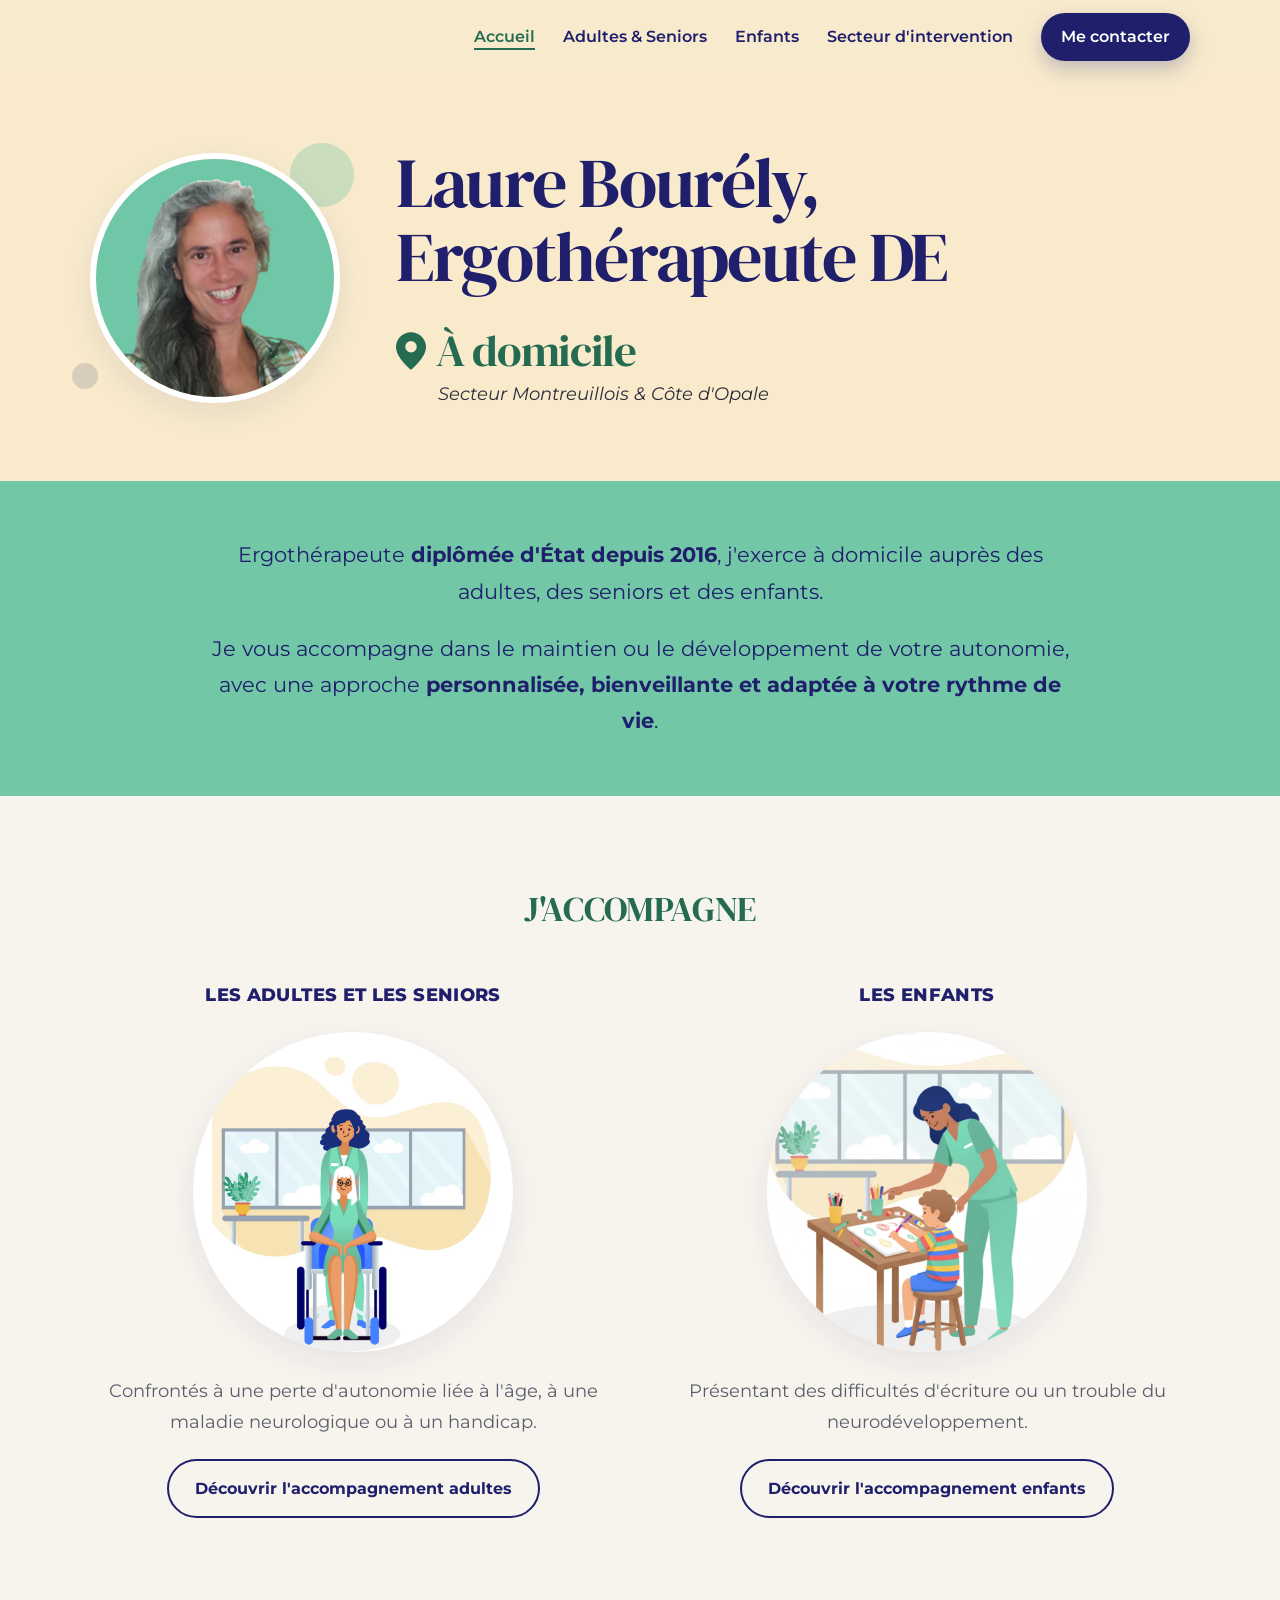
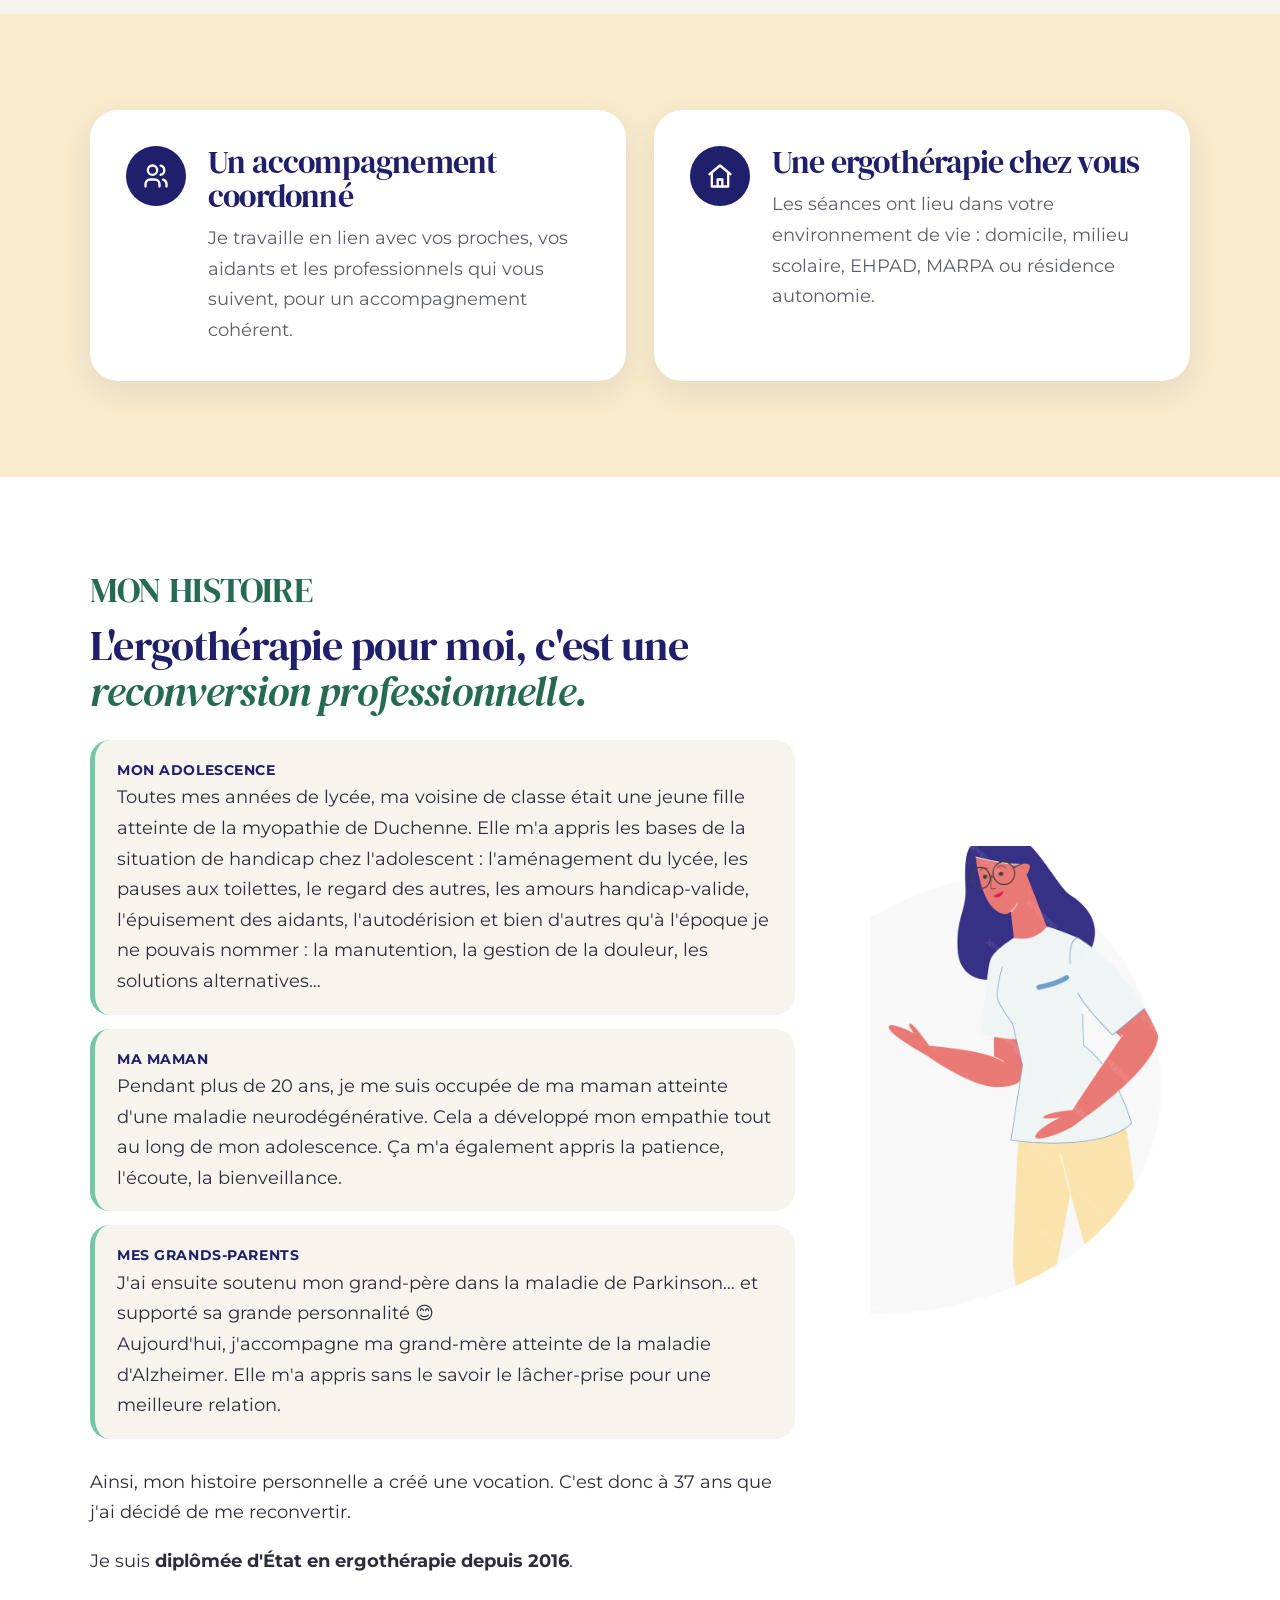
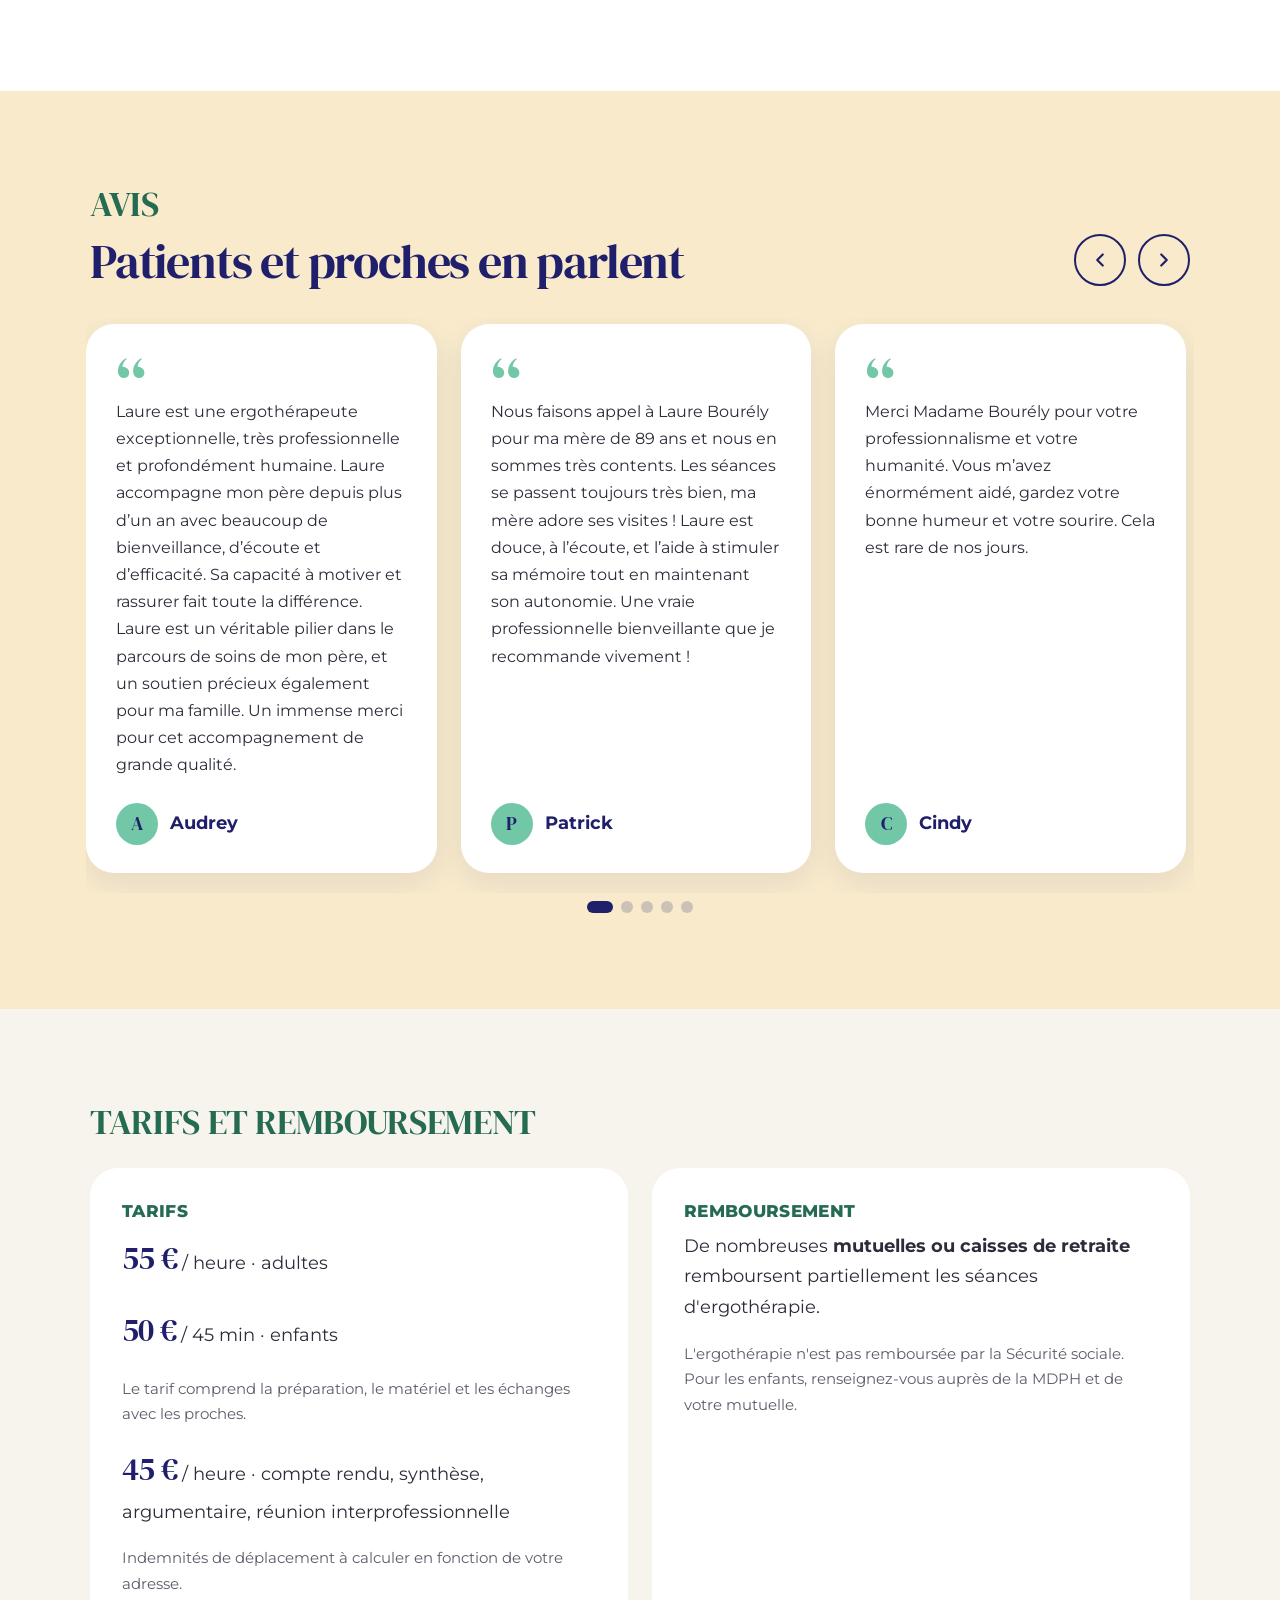
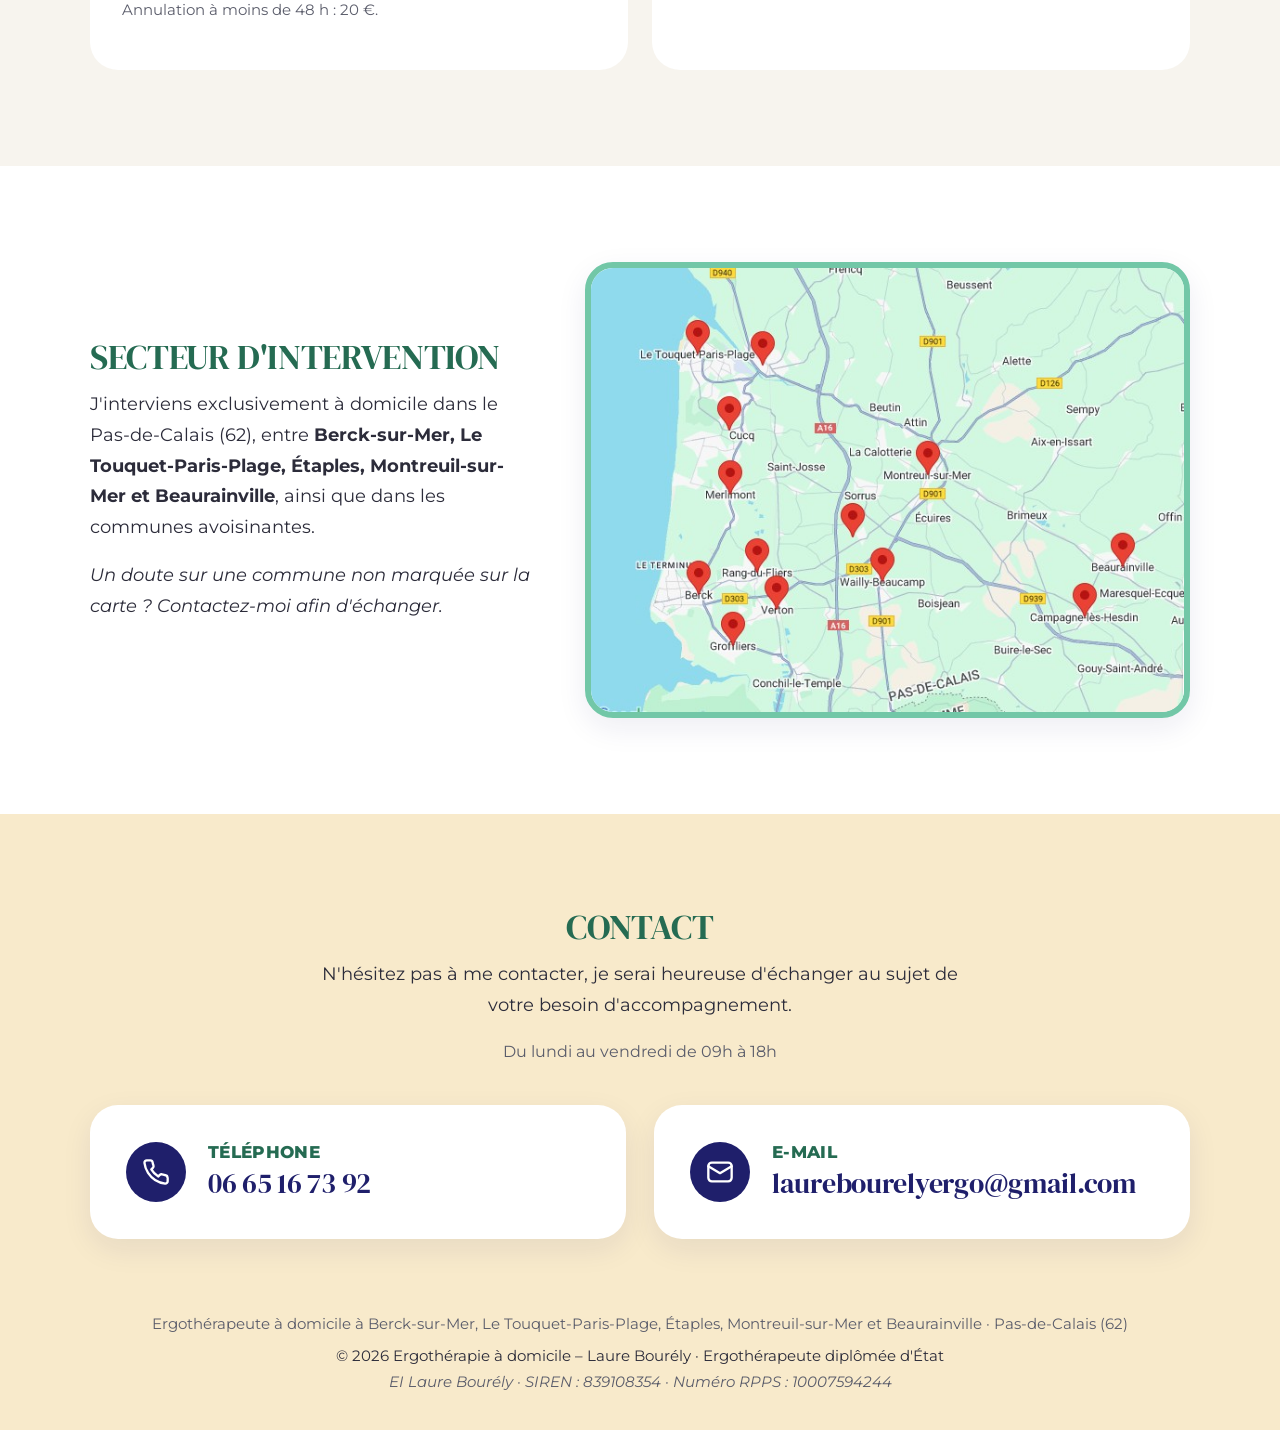
<file: index.html>
<!doctype html>
<html lang="fr">
<head>
<meta charset="utf-8">
<meta name="viewport" content="width=device-width, initial-scale=1">
<title>Laure Bourély – Ergothérapeute à domicile à Berck, Le Touquet, Montreuil (62)</title>
<meta name="description" content="Laure Bourély, ergothérapeute diplômée d'État, intervient à domicile dans le Pas-de-Calais (62) : Berck-sur-Mer, Le Touquet, Étaples, Montreuil-sur-Mer, Beaurainville. Adultes, seniors et enfants.">
<meta property="og:type" content="website">
<meta property="og:locale" content="fr_FR">
<meta property="og:site_name" content="Laure Bourély, ergothérapeute à domicile">
<meta property="og:title" content="Laure Bourély – Ergothérapeute à domicile à Berck, Le Touquet, Montreuil (62)">
<meta property="og:description" content="Laure Bourély, ergothérapeute diplômée d'État, intervient à domicile dans le Pas-de-Calais (62) : Berck-sur-Mer, Le Touquet, Étaples, Montreuil-sur-Mer, Beaurainville. Adultes, seniors et enfants.">
<meta name="theme-color" content="#f8eacb">
<link rel="canonical" href="https://ergo62-laurebourely.fr/">
<meta property="og:url" content="https://ergo62-laurebourely.fr/">
<meta property="og:image" content="https://ergo62-laurebourely.fr/images/laure-rond.png">
<meta property="og:image:width" content="500">
<meta property="og:image:height" content="500">
<meta property="og:image:alt" content="Portrait de Laure Bourély, ergothérapeute à domicile">
<meta name="twitter:card" content="summary">
<link rel="preconnect" href="https://fonts.googleapis.com">
<link rel="preconnect" href="https://fonts.gstatic.com" crossorigin>
<link href="https://fonts.googleapis.com/css2?family=DM+Serif+Display:ital@0;1&family=Montserrat:ital,wght@0,400;0,500;0,600;0,700;0,800;1,400;1,500&display=swap" rel="stylesheet">
<link rel="stylesheet" href="styles.css">
<script type="application/ld+json">
{
 "@context": "https://schema.org",
 "@type": "MedicalBusiness",
 "@id": "https://ergo62-laurebourely.fr/#cabinet",
 "name": "Laure Bourély – Ergothérapeute à domicile",
 "url": "https://ergo62-laurebourely.fr/",
 "image": "https://ergo62-laurebourely.fr/images/laure-rond.png",
 "alternateName": [
  "Laure Bourely ergothérapeute",
  "Ergothérapie à domicile Laure Bourély"
 ],
 "description": "Ergothérapeute diplômée d'État, interventions à domicile auprès des adultes, des seniors et des enfants dans le Pas-de-Calais (62).",
 "medicalSpecialty": "Occupational Therapy",
 "telephone": "+33665167392",
 "email": "laurebourelyergo@gmail.com",
 "priceRange": "45 € – 55 €",
 "currenciesAccepted": "EUR",
 "address": {
  "@type": "PostalAddress",
  "addressRegion": "Pas-de-Calais",
  "addressCountry": "FR"
 },
 "areaServed": [
  {
   "@type": "City",
   "name": "Berck-sur-Mer"
  },
  {
   "@type": "City",
   "name": "Le Touquet-Paris-Plage"
  },
  {
   "@type": "City",
   "name": "Étaples"
  },
  {
   "@type": "City",
   "name": "Montreuil-sur-Mer"
  },
  {
   "@type": "City",
   "name": "Beaurainville"
  },
  {
   "@type": "City",
   "name": "Cucq"
  },
  {
   "@type": "City",
   "name": "Merlimont"
  },
  {
   "@type": "City",
   "name": "Groffliers"
  },
  {
   "@type": "City",
   "name": "Rang-du-Fliers"
  },
  {
   "@type": "City",
   "name": "Verton"
  },
  {
   "@type": "City",
   "name": "Wailly-Beaucamp"
  },
  {
   "@type": "City",
   "name": "Campagne-lès-Hesdin"
  },
  {
   "@type": "AdministrativeArea",
   "name": "Pas-de-Calais (62)"
  }
 ],
 "openingHoursSpecification": [
  {
   "@type": "OpeningHoursSpecification",
   "dayOfWeek": [
    "Monday",
    "Tuesday",
    "Wednesday",
    "Thursday",
    "Friday"
   ],
   "opens": "09:00",
   "closes": "18:00"
  }
 ],
 "founder": {
  "@type": "Person",
  "name": "Laure Bourély",
  "alternateName": "Laure Bourely",
  "jobTitle": "Ergothérapeute diplômée d'État",
  "identifier": {
   "@type": "PropertyValue",
   "propertyID": "RPPS",
   "value": "10007594244"
  },
  "image": "https://ergo62-laurebourely.fr/images/laure-rond.png"
 },
 "knowsAbout": [
  "Ergothérapie",
  "Maladies neurodégénératives",
  "Maladie d'Alzheimer",
  "Maladie de Parkinson",
  "AVC",
  "Prévention des chutes",
  "Aménagement du logement",
  "Aides techniques",
  "Troubles de la déglutition",
  "Apprentissage de l'écriture",
  "TDAH",
  "Dyspraxie (TDC)"
 ]
}
</script>
</head>
<body>

<header>
  <div class="wrap nav">
    <button class="nav-toggle" type="button" aria-label="Ouvrir le menu" aria-expanded="false" aria-controls="menu"><svg aria-hidden="true" viewBox="0 0 24 24" fill="none" stroke="currentColor" stroke-width="2.2" stroke-linecap="round"><path d="M4 7h16M4 12h16M4 17h16"/></svg></button>
    <nav class="nav-links" id="menu" aria-label="Menu principal">
      <a href="index.html" class="current">Accueil</a>
      <a href="adultes-seniors.html">Adultes &amp; Seniors</a>
      <a href="enfants.html">Enfants</a>
      <a href="index.html#secteur">Secteur d'intervention</a>
      <a class="btn btn-primary nav-cta" href="index.html#contact">Me contacter</a>
    </nav>
  </div>
</header>

<main id="top">

  <!-- HERO -->
  <section class="hero">
    <div class="wrap">
      <div class="hero-text">
        <h1>Laure Bourély,<br>Ergothérapeute DE</h1>
        <div class="place">
          <svg viewBox="0 0 24 30" fill="currentColor" aria-hidden="true"><path d="M12 0C5.4 0 0 5.2 0 11.7 0 20.4 12 30 12 30s12-9.6 12-18.3C24 5.2 18.6 0 12 0zm0 16.2a4.6 4.6 0 1 1 0-9.2 4.6 4.6 0 0 1 0 9.2z"/></svg>
          <span>À domicile</span>
        </div>
        <p class="sector">Secteur Montreuillois &amp; Côte d'Opale</p>
      </div>
      <div class="portrait"><img src="images/laure-rond.png" alt="Portrait de Laure Bourély, ergothérapeute à domicile dans le Pas-de-Calais"></div>
    </div>
  </section>

  <!-- BANDEAU INTRO -->
  <div class="band">
    <div class="wrap">
      <p>Ergothérapeute <strong>diplômée d'État depuis 2016</strong>, j'exerce à domicile auprès des adultes, des seniors et des enfants.</p>
      <p>Je vous accompagne dans le maintien ou le développement de votre autonomie, avec une approche <strong>personnalisée, bienveillante et adaptée à votre rythme de vie</strong>.</p>
    </div>
  </div>

  <!-- J'ACCOMPAGNE -->
  <section id="accompagnement">
    <div class="wrap">
      <div class="publics-head center">
        <h2 class="kicker">J'accompagne</h2>
      </div>
      <div class="publics">
        <article class="public">
          <h3>Les adultes et les seniors</h3>
          <div class="circle fauteuil"><img src="images/fauteuil.png" alt="Illustration : une ergothérapeute accompagne une personne âgée en fauteuil roulant"></div>
          <p>Confrontés à une perte d'autonomie liée à l'âge, à une maladie neurologique ou à un handicap.</p>
          <a class="btn btn-ghost" href="adultes-seniors.html">Découvrir l'accompagnement adultes</a>
        </article>
        <article class="public">
          <h3>Les enfants</h3>
          <div class="circle enfant"><img src="images/enfant-ecriture.webp" alt="Illustration : une ergothérapeute aide un enfant à écrire"></div>
          <p>Présentant des difficultés d'écriture ou un trouble du neurodéveloppement.</p>
          <a class="btn btn-ghost" href="enfants.html">Découvrir l'accompagnement enfants</a>
        </article>
      </div>
    </div>
  </section>

  <!-- ARGUMENTS -->
  <section class="args">
    <div class="wrap">
      <div class="args-grid">
        <div class="arg">
          <div class="arg-icon"><svg viewBox="0 0 24 24" fill="none" stroke="currentColor" stroke-width="2" stroke-linecap="round" stroke-linejoin="round"><circle cx="9" cy="7" r="4"/><path d="M3 21v-2a4 4 0 0 1 4-4h4a4 4 0 0 1 4 4v2"/><path d="M16 3.1a4 4 0 0 1 0 7.8"/><path d="M21 21v-2a4 4 0 0 0-3-3.9"/></svg></div>
          <div>
            <h2>Un accompagnement coordonné</h2>
            <p>Je travaille en lien avec vos proches, vos aidants et les professionnels qui vous suivent, pour un accompagnement cohérent.</p>
          </div>
        </div>
        <div class="arg">
          <div class="arg-icon"><svg viewBox="0 0 24 24" fill="none" stroke="currentColor" stroke-width="2" stroke-linecap="round" stroke-linejoin="round"><path d="M3 10.5 12 3l9 7.5"/><path d="M5 9.5V21h14V9.5"/><path d="M10 21v-6h4v6"/></svg></div>
          <div>
            <h2>Une ergothérapie chez vous</h2>
            <p>Les séances ont lieu dans votre environnement de vie : domicile, milieu scolaire, EHPAD, MARPA ou résidence autonomie.</p>
          </div>
        </div>
      </div>
    </div>
  </section>

  <!-- MON HISTOIRE -->
  <section class="story" id="histoire">
    <div class="wrap">
      <div class="story-grid">
        <div>
          <h2 class="kicker">Mon histoire</h2>
          <p class="quote">L'ergothérapie pour moi, c'est une <em>reconversion professionnelle.</em></p>
          <ul class="timeline">
            <li><strong>Mon adolescence</strong>Toutes mes années de lycée, ma voisine de classe était une jeune fille atteinte de la myopathie de Duchenne. Elle m'a appris les bases de la situation de handicap chez l'adolescent : l'aménagement du lycée, les pauses aux toilettes, le regard des autres, les amours handicap-valide, l'épuisement des aidants, l'autodérision et bien d'autres qu'à l'époque je ne pouvais nommer : la manutention, la gestion de la douleur, les solutions alternatives…</li>
            <li><strong>Ma maman</strong>Pendant plus de 20 ans, je me suis occupée de ma maman atteinte d'une maladie neurodégénérative. Cela a développé mon empathie tout au long de mon adolescence. Ça m'a également appris la patience, l'écoute, la bienveillance.</li>
            <li><strong>Mes grands-parents</strong>J'ai ensuite soutenu mon grand-père dans la maladie de Parkinson… et supporté sa grande personnalité 😊<br>Aujourd'hui, j'accompagne ma grand-mère atteinte de la maladie d'Alzheimer. Elle m'a appris sans le savoir le lâcher-prise pour une meilleure relation.</li>
          </ul>
          <p class="story-end">Ainsi, mon histoire personnelle a créé une vocation. C'est donc à 37 ans que j'ai décidé de me reconvertir.</p>
          <p>Je suis <strong>diplômée d'État en ergothérapie depuis 2016</strong>.</p>
        </div>
        <div class="story-figure"><img src="images/ergotherapeute.png" alt="Illustration : une ergothérapeute souriante"></div>
      </div>
    </div>
  </section>

  <!-- AVIS -->
  <section class="avis" id="avis">
    <div class="wrap">
      <div class="avis-head">
        <div>
          <p class="kicker">Avis</p>
          <h2>Patients et proches en parlent</h2>
        </div>
        <div class="slider-nav">
          <button type="button" class="slider-btn" data-dir="-1" aria-label="Avis précédent"><svg viewBox="0 0 24 24" fill="none" stroke="currentColor" stroke-width="2.4" stroke-linecap="round" stroke-linejoin="round"><path d="m15 18-6-6 6-6"/></svg></button>
          <button type="button" class="slider-btn" data-dir="1" aria-label="Avis suivant"><svg viewBox="0 0 24 24" fill="none" stroke="currentColor" stroke-width="2.4" stroke-linecap="round" stroke-linejoin="round"><path d="m9 18 6-6-6-6"/></svg></button>
        </div>
      </div>
      <div class="slider" id="slider" tabindex="0" aria-label="Avis de patients et de proches (faire défiler avec les flèches)">
        <figure class="review">
          <blockquote>Laure est une ergothérapeute exceptionnelle, très professionnelle et profondément humaine. Laure accompagne mon père depuis plus d’un an avec beaucoup de bienveillance, d’écoute et d’efficacité. Sa capacité à motiver et rassurer fait toute la différence. Laure est un véritable pilier dans le parcours de soins de mon père, et un soutien précieux également pour ma famille. Un immense merci pour cet accompagnement de grande qualité.</blockquote>
          <figcaption><span class="avatar">A</span>Audrey</figcaption>
        </figure>
        <figure class="review">
          <blockquote>Nous faisons appel à Laure Bourély pour ma mère de 89 ans et nous en sommes très contents. Les séances se passent toujours très bien, ma mère adore ses visites ! Laure est douce, à l’écoute, et l’aide à stimuler sa mémoire tout en maintenant son autonomie. Une vraie professionnelle bienveillante que je recommande vivement !</blockquote>
          <figcaption><span class="avatar">P</span>Patrick</figcaption>
        </figure>
        <figure class="review">
          <blockquote>Merci Madame Bourély pour votre professionnalisme et votre humanité. Vous m’avez énormément aidé, gardez votre bonne humeur et votre sourire. Cela est rare de nos jours.</blockquote>
          <figcaption><span class="avatar">C</span>Cindy</figcaption>
        </figure>
        <figure class="review">
          <blockquote>Mme Bourély s'est rendue disponible dès que je l'ai sollicitée quand j'avais besoin d'elle pour optimiser le confort de ma maman de 78 ans, atteinte d'une démence vasculaire avec troubles cognitifs. Maman a des troubles de mémoire et d'utilisation des objets quotidiens. Elle a répondu à toutes nos attentes et a été d'excellent conseil. Je la resolliciterai dès que ma maman ou une personne aura besoin d'ergothérapie. Très bon contact, et très professionnelle.</blockquote>
          <figcaption><span class="avatar">L</span>Laetitia</figcaption>
        </figure>
        <figure class="review">
          <blockquote>Mme Bourély est à l’écoute, cherche toujours des solutions adaptées et se montre vraiment disponible. Une ergothérapeute investie et bienveillante, que je recommande sincèrement.</blockquote>
          <figcaption><span class="avatar">L</span>Lila</figcaption>
        </figure>
        <figure class="review">
          <blockquote>Très bonne expérience avec Laure qui s'occupe de ma grand-mère avec douceur et grand professionnalisme. Laure est à l'écoute du patient et de son entourage, sa bienveillance est rassurante. Un grand merci à cette ergothérapeute qui porte un grand intérêt au bien-être de ses patients et permet une complicité certaine avec eux, très important à mes yeux.</blockquote>
          <figcaption><span class="avatar">B</span>Bouclet</figcaption>
        </figure>
        <figure class="review">
          <blockquote>Ergothérapeute très pro qui est venue au domicile de ma grand-mère. Efficace et attentionnée, essentielle pour permettre un maintien à domicile dans de bonnes conditions ! Je la recommande chaudement. Merci</blockquote>
          <figcaption><span class="avatar">M</span>Magali</figcaption>
        </figure>
      </div>
      <div class="dots" id="dots"></div>
    </div>
  </section>

  <!-- INFOS PRATIQUES -->
  <section id="tarifs">
    <div class="wrap">
      <h2 class="kicker">Tarifs et remboursement</h2>
      <div class="infos">
        <div class="info">
          <h3>Tarifs</h3>
          <p><span class="price">55 €</span> / heure · adultes</p>
          <p><span class="price">50 €</span> / 45 min · enfants</p>
          <p class="note">Le tarif comprend la préparation, le matériel et les échanges avec les proches.</p>
          <p><span class="price">45 €</span> / heure · compte rendu, synthèse, argumentaire, réunion interprofessionnelle</p>
          <p class="note">Indemnités de déplacement à calculer en fonction de votre adresse.<br>Annulation à moins de 48 h : 20 €.</p>
        </div>
        <div class="info">
          <h3>Remboursement</h3>
          <p>De nombreuses <strong>mutuelles ou caisses de retraite</strong> remboursent partiellement les séances d'ergothérapie.</p>
          <p class="note">L'ergothérapie n'est pas remboursée par la Sécurité sociale. Pour les enfants, renseignez-vous auprès de la MDPH et de votre mutuelle.</p>
        </div>
      </div>
    </div>
  </section>

  <!-- SECTEUR D'INTERVENTION -->
  <section id="secteur" class="secteur">
    <div class="wrap secteur-grid">
      <div>
        <h2 class="kicker">Secteur d'intervention</h2>
        <p>J'interviens exclusivement à domicile dans le Pas-de-Calais (62), entre <strong>Berck-sur-Mer, Le Touquet-Paris-Plage, Étaples, Montreuil-sur-Mer et Beaurainville</strong>, ainsi que dans les communes avoisinantes.</p>
        <p><em>Un doute sur une commune non marquée sur la carte ? Contactez-moi afin d'échanger.</em></p>
      </div>
      <div class="map">
        <img src="images/carte-secteur.jpg" alt="Carte du secteur d'intervention de l'ergothérapeute : Le Touquet-Paris-Plage, Étaples, Cucq, Merlimont, Berck-sur-Mer, Groffliers, Rang-du-Fliers, Verton, Wailly-Beaucamp, Montreuil-sur-Mer, Beaurainville, Campagne-lès-Hesdin" loading="lazy">
      </div>
    </div>
  </section>

  <!-- CONTACT -->
  <section class="contact" id="contact">
    <div class="wrap">
      <div class="contact-head center">
        <h2 class="kicker">Contact</h2>
        <p>N'hésitez pas à me contacter, je serai heureuse d'échanger au sujet de votre besoin d'accompagnement.</p>
        <p class="hours">Du lundi au vendredi de 09h à 18h</p>
      </div>
      <div class="args-grid">
        <a class="arg contact-card" href="tel:+33665167392">
          <div class="arg-icon"><svg viewBox="0 0 24 24" fill="none" stroke="currentColor" stroke-width="2" stroke-linecap="round" stroke-linejoin="round"><path d="M22 16.9v3a2 2 0 0 1-2.2 2 19.8 19.8 0 0 1-8.6-3.1 19.5 19.5 0 0 1-6-6A19.8 19.8 0 0 1 2.1 4.2 2 2 0 0 1 4.1 2h3a2 2 0 0 1 2 1.7c.1.9.4 1.8.7 2.7a2 2 0 0 1-.5 2.1L8 9.8a16 16 0 0 0 6 6l1.3-1.3a2 2 0 0 1 2.1-.4c.9.3 1.8.6 2.7.7a2 2 0 0 1 1.7 2z"/></svg></div>
          <div>
            <h3>Téléphone</h3>
            <span class="contact-value">06 65 16 73 92</span>
          </div>
        </a>
        <a class="arg contact-card" href="mailto:laurebourelyergo@gmail.com">
          <div class="arg-icon"><svg viewBox="0 0 24 24" fill="none" stroke="currentColor" stroke-width="2" stroke-linecap="round" stroke-linejoin="round"><rect x="2" y="4" width="20" height="16" rx="3"/><path d="m22 7-10 6L2 7"/></svg></div>
          <div>
            <h3>E-mail</h3>
            <span class="contact-value">laurebourelyergo@gmail.com</span>
          </div>
        </a>
      </div>
    </div>
  </section>

</main>

<footer>
  <div class="wrap">
    <p class="footer-local">Ergothérapeute à domicile à Berck-sur-Mer, Le Touquet-Paris-Plage, Étaples, Montreuil-sur-Mer et Beaurainville · Pas-de-Calais (62)</p>
    © 2026 Ergothérapie à domicile – Laure Bourély · Ergothérapeute diplômée d'État
    <em>EI Laure Bourély · SIREN : 839108354 · Numéro RPPS : 10007594244</em>
  </div>
</footer>

<script src="site.js"></script>

<script>
  (function(){
    var slider = document.getElementById('slider');
    var dotsBox = document.getElementById('dots');
    var cards = slider.querySelectorAll('.review');
    function step(){ return cards[0].getBoundingClientRect().width + 24; }
    function perView(){ return Math.max(1, Math.round(slider.clientWidth / step())); }
    function pages(){ return Math.max(1, cards.length - perView() + 1); }
    function current(){ return Math.round(slider.scrollLeft / step()); }
    function go(i){ slider.scrollTo({left: Math.max(0, Math.min(i, pages()-1)) * step()}); }
    function buildDots(){
      dotsBox.innerHTML = '';
      for (var i = 0; i < pages(); i++){
        var b = document.createElement('button');
        b.type = 'button';
        b.setAttribute('aria-label', 'Afficher les avis, groupe ' + (i + 1));
        b.addEventListener('click', go.bind(null, i));
        dotsBox.appendChild(b);
      }
      update();
    }
    function update(){
      var c = current();
      Array.prototype.forEach.call(dotsBox.children, function(d, i){ d.classList.toggle('on', i === c); });
    }
    document.querySelectorAll('.slider-btn').forEach(function(btn){
      btn.addEventListener('click', function(){
        var next = current() + Number(btn.dataset.dir);
        if (next >= pages()) next = 0;
        if (next < 0) next = pages() - 1;
        go(next);
      });
    });
    slider.addEventListener('keydown', function(e){
      if (e.key === 'ArrowRight'){ e.preventDefault(); go(current()+1); }
      if (e.key === 'ArrowLeft'){ e.preventDefault(); go(current()-1); }
    });
    slider.addEventListener('scroll', function(){ window.requestAnimationFrame(update); });
    window.addEventListener('resize', buildDots);
    buildDots();
  })();
</script>

</body>
</html>
</file>
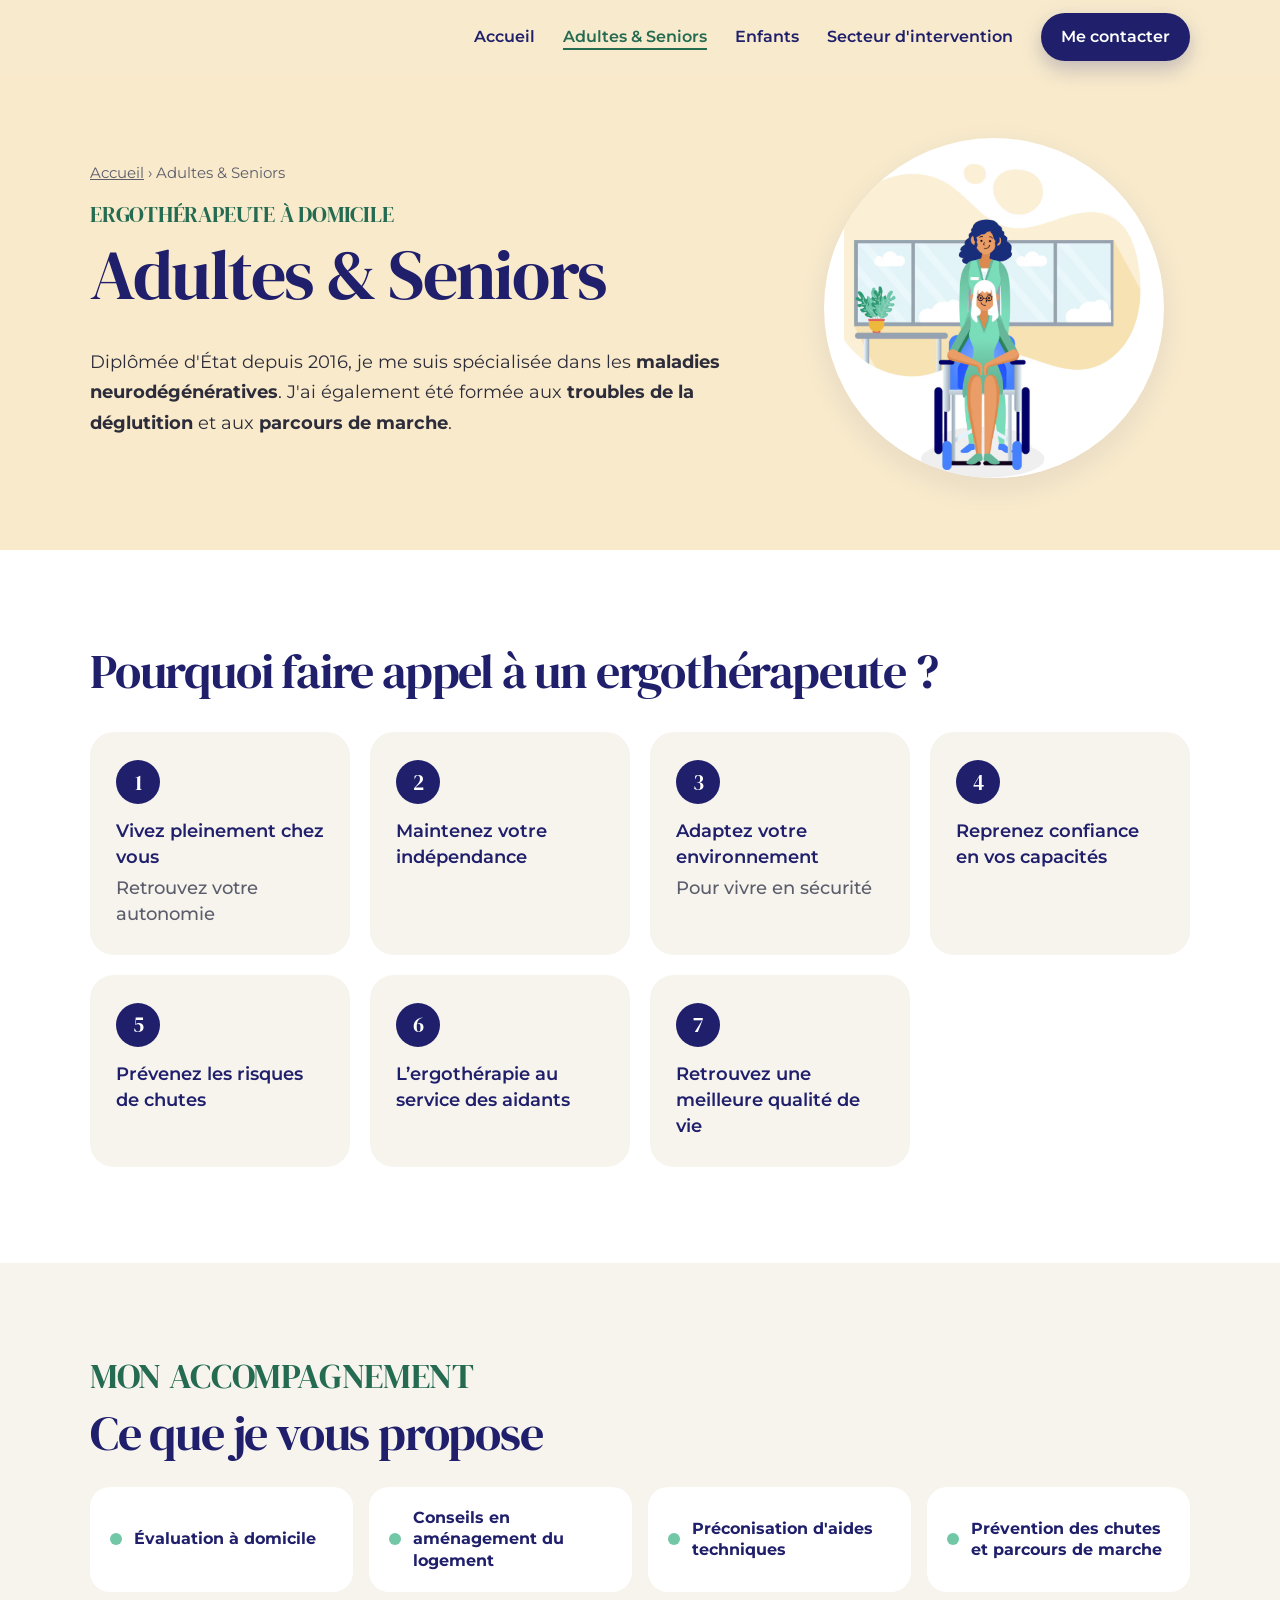
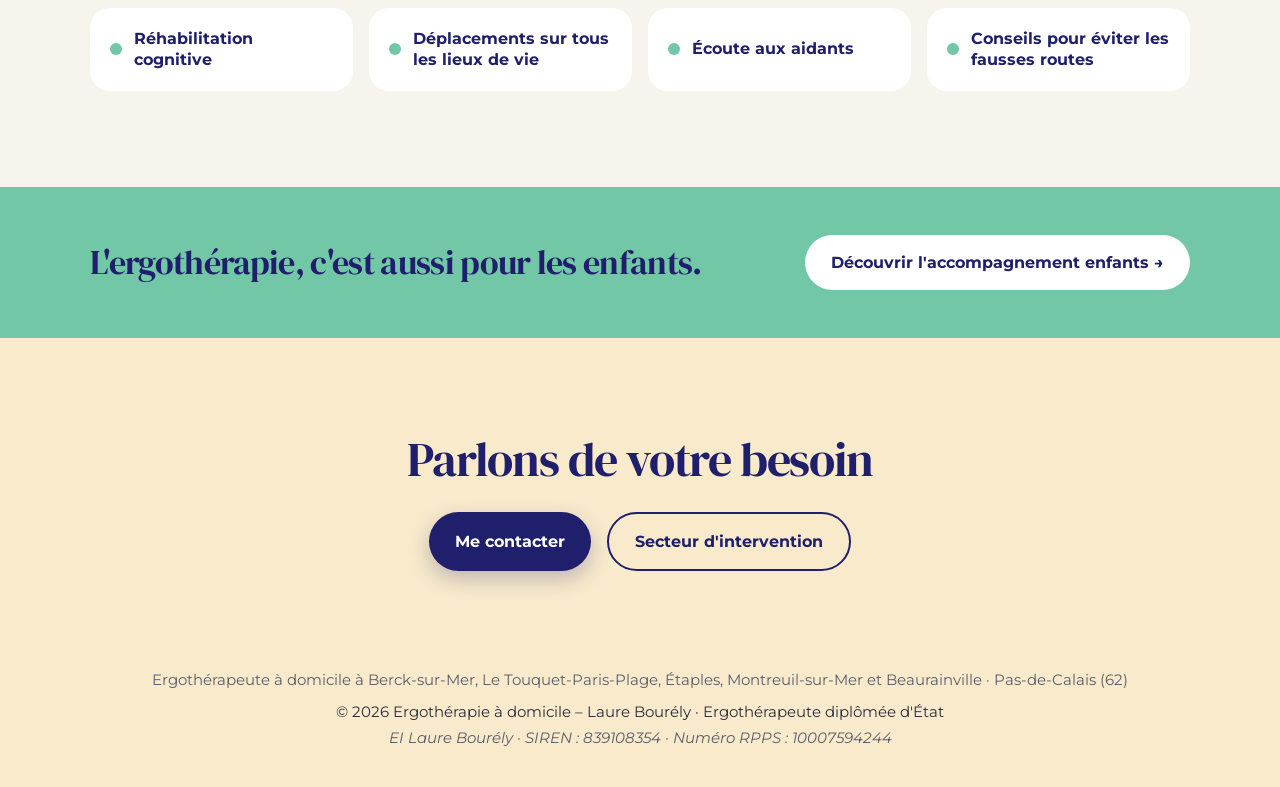
<file: adultes-seniors.html>
<!doctype html>
<html lang="fr">
<head>
<meta charset="utf-8">
<meta name="viewport" content="width=device-width, initial-scale=1">
<title>Ergothérapeute à domicile pour adultes et seniors (62) – Laure Bourély</title>
<meta name="description" content="Ergothérapie à domicile pour adultes et seniors à Berck-sur-Mer, Le Touquet, Étaples, Montreuil-sur-Mer et Beaurainville : autonomie, prévention des chutes, aménagement du logement, aide aux aidants.">
<meta property="og:type" content="website">
<meta property="og:locale" content="fr_FR">
<meta property="og:site_name" content="Laure Bourély, ergothérapeute à domicile">
<meta property="og:title" content="Ergothérapeute à domicile pour adultes et seniors (62) – Laure Bourély">
<meta property="og:description" content="Ergothérapie à domicile pour adultes et seniors à Berck-sur-Mer, Le Touquet, Étaples, Montreuil-sur-Mer et Beaurainville : autonomie, prévention des chutes, aménagement du logement, aide aux aidants.">
<meta name="theme-color" content="#f8eacb">
<link rel="canonical" href="https://ergo62-laurebourely.fr/adultes-seniors">
<meta property="og:url" content="https://ergo62-laurebourely.fr/adultes-seniors">
<meta property="og:image" content="https://ergo62-laurebourely.fr/images/laure-rond.png">
<meta property="og:image:width" content="500">
<meta property="og:image:height" content="500">
<meta property="og:image:alt" content="Portrait de Laure Bourély, ergothérapeute à domicile">
<meta name="twitter:card" content="summary">
<link rel="preconnect" href="https://fonts.googleapis.com">
<link rel="preconnect" href="https://fonts.gstatic.com" crossorigin>
<link href="https://fonts.googleapis.com/css2?family=DM+Serif+Display:ital@0;1&family=Montserrat:ital,wght@0,400;0,500;0,600;0,700;0,800;1,400;1,500&display=swap" rel="stylesheet">
<link rel="stylesheet" href="styles.css">
</head>
<body>

<header>
  <div class="wrap nav">
    <button class="nav-toggle" type="button" aria-label="Ouvrir le menu" aria-expanded="false" aria-controls="menu"><svg aria-hidden="true" viewBox="0 0 24 24" fill="none" stroke="currentColor" stroke-width="2.2" stroke-linecap="round"><path d="M4 7h16M4 12h16M4 17h16"/></svg></button>
    <nav class="nav-links" id="menu" aria-label="Menu principal">
      <a href="index.html">Accueil</a>
      <a href="adultes-seniors.html" class="current">Adultes &amp; Seniors</a>
      <a href="enfants.html">Enfants</a>
      <a href="index.html#secteur">Secteur d'intervention</a>
      <a class="btn btn-primary nav-cta" href="index.html#contact">Me contacter</a>
    </nav>
  </div>
</header>

<main id="top">

  <section class="page-hero">
    <div class="wrap">
      <div>
        <p class="crumbs"><a href="index.html">Accueil</a> › Adultes &amp; Seniors</p>
        <h1><span class="kicker">Ergothérapeute à domicile</span> Adultes &amp; Seniors</h1>
        <p class="lead">Diplômée d'État depuis 2016, je me suis spécialisée dans les <strong>maladies neurodégénératives</strong>. J'ai également été formée aux <strong>troubles de la déglutition</strong> et aux <strong>parcours de marche</strong>.</p>
      </div>
      <div class="circle fauteuil"><img src="images/fauteuil.png" alt="Illustration : une ergothérapeute accompagne une personne âgée en fauteuil roulant"></div>
    </div>
  </section>

  <section class="why">
    <div class="wrap">
      <h2>Pourquoi faire appel à un ergothérapeute ?</h2>
      <div class="why-grid">
        <div class="why-card"><span class="why-num">1</span><p>Vivez pleinement chez vous<span>Retrouvez votre autonomie</span></p></div>
        <div class="why-card"><span class="why-num">2</span><p>Maintenez votre indépendance</p></div>
        <div class="why-card"><span class="why-num">3</span><p>Adaptez votre environnement<span>Pour vivre en sécurité</span></p></div>
        <div class="why-card"><span class="why-num">4</span><p>Reprenez confiance en vos capacités</p></div>
        <div class="why-card"><span class="why-num">5</span><p>Prévenez les risques de chutes</p></div>
        <div class="why-card"><span class="why-num">6</span><p>L’ergothérapie au service des aidants</p></div>
        <div class="why-card"><span class="why-num">7</span><p>Retrouvez une meilleure qualité de vie</p></div>
      </div>
    </div>
  </section>

  <section class="services">
    <div class="wrap">
      <p class="kicker">Mon accompagnement</p>
      <h2>Ce que je vous propose</h2>
      <div class="activity">
        <div class="act">Évaluation à domicile</div>
        <div class="act">Conseils en aménagement du logement</div>
        <div class="act">Préconisation d'aides techniques</div>
        <div class="act">Prévention des chutes et parcours de marche</div>
        <div class="act">Réhabilitation cognitive</div>
        <div class="act">Déplacements sur tous les lieux de vie</div>
        <div class="act">Écoute aux aidants</div>
        <div class="act">Conseils pour éviter les fausses routes</div>
      </div>
    </div>
  </section>

  <div class="other-page">
    <div class="wrap">
      <p>L'ergothérapie, c'est aussi pour les enfants.</p>
      <a class="btn" href="enfants.html">Découvrir l'accompagnement enfants →</a>
    </div>
  </div>

  <!-- CTA -->
  <section class="page-cta">
    <div class="wrap center">
      <h2>Parlons de votre besoin</h2>
      <div class="cta-row">
        <a class="btn btn-primary" href="index.html#contact">Me contacter</a>
        <a class="btn btn-ghost" href="index.html#secteur">Secteur d'intervention</a>
      </div>
    </div>
  </section>
</main>

<footer>
  <div class="wrap">
    <p class="footer-local">Ergothérapeute à domicile à Berck-sur-Mer, Le Touquet-Paris-Plage, Étaples, Montreuil-sur-Mer et Beaurainville · Pas-de-Calais (62)</p>
    © 2026 Ergothérapie à domicile – Laure Bourély · Ergothérapeute diplômée d'État
    <em>EI Laure Bourély · SIREN : 839108354 · Numéro RPPS : 10007594244</em>
  </div>
</footer>

<script src="site.js"></script>
</body>
</html>
</file>
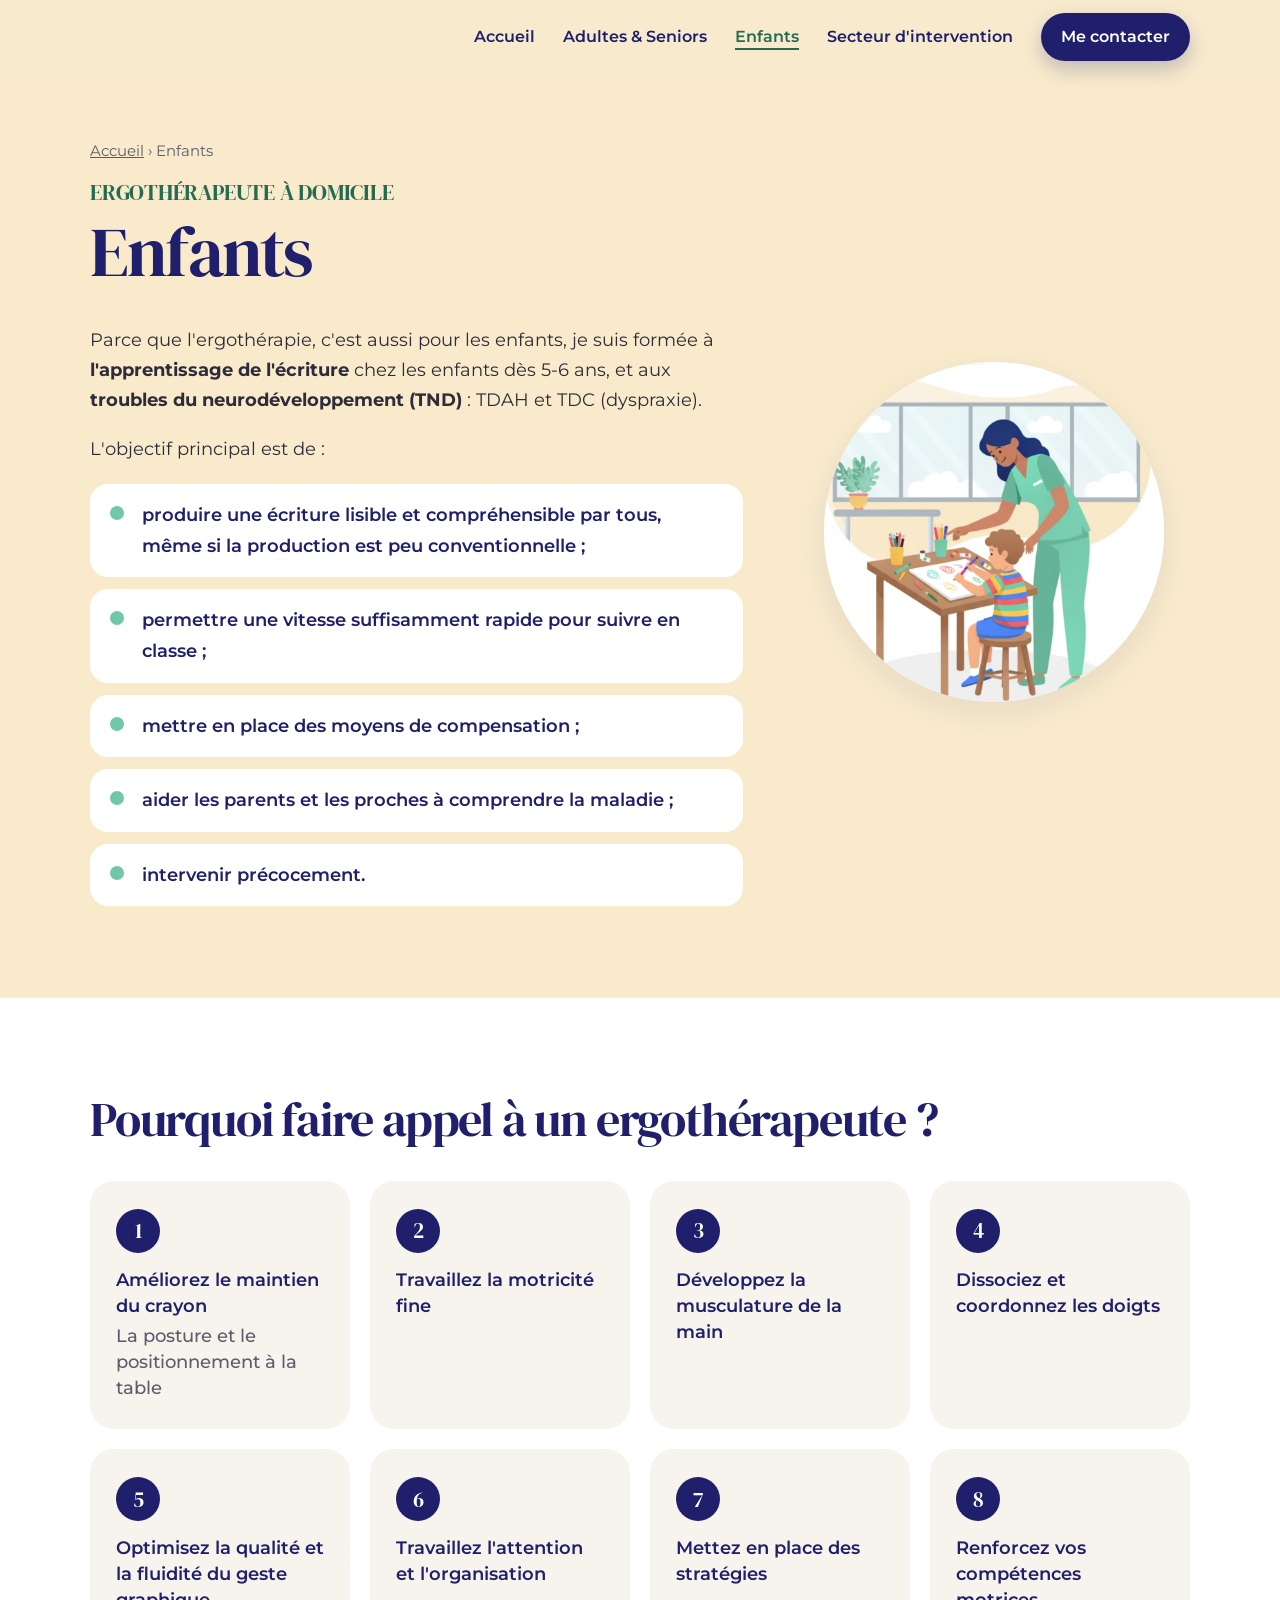
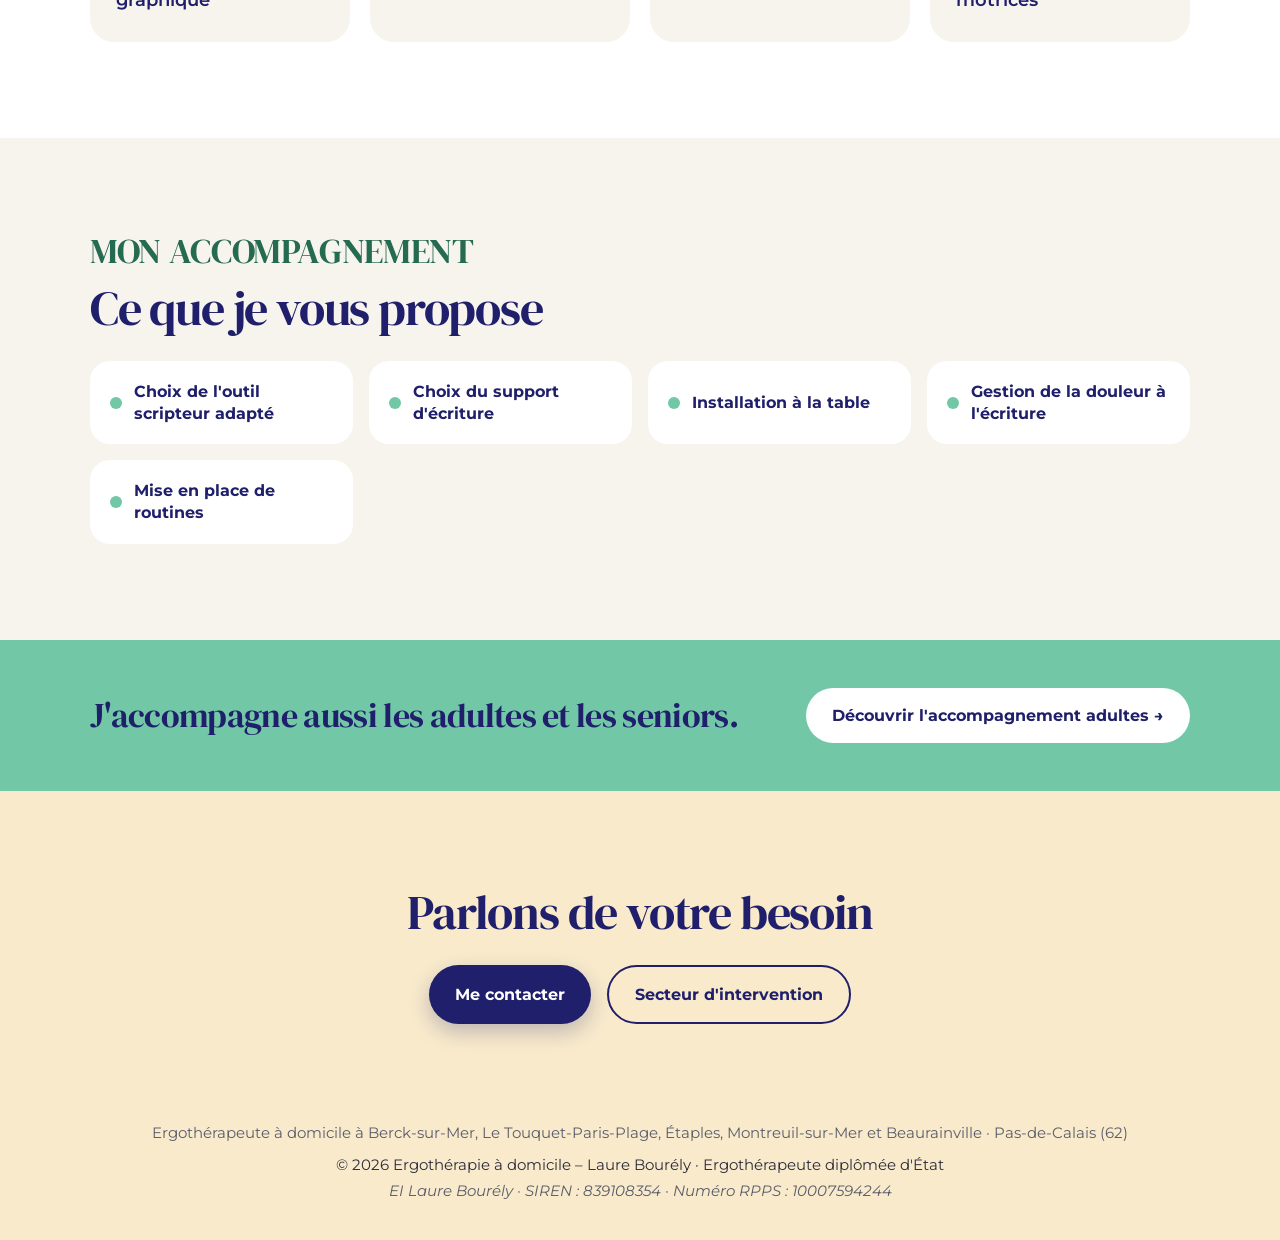
<file: enfants.html>
<!doctype html>
<html lang="fr">
<head>
<meta charset="utf-8">
<meta name="viewport" content="width=device-width, initial-scale=1">
<title>Ergothérapeute pour enfants à domicile : écriture, TDAH, dyspraxie (62) – Laure Bourély</title>
<meta name="description" content="Ergothérapie à domicile pour les enfants à Berck-sur-Mer, Le Touquet, Étaples, Montreuil-sur-Mer et Beaurainville : apprentissage de l'écriture, TDAH, TDC (dyspraxie), outil scripteur.">
<meta property="og:type" content="website">
<meta property="og:locale" content="fr_FR">
<meta property="og:site_name" content="Laure Bourély, ergothérapeute à domicile">
<meta property="og:title" content="Ergothérapeute pour enfants à domicile : écriture, TDAH, dyspraxie (62) – Laure Bourély">
<meta property="og:description" content="Ergothérapie à domicile pour les enfants à Berck-sur-Mer, Le Touquet, Étaples, Montreuil-sur-Mer et Beaurainville : apprentissage de l'écriture, TDAH, TDC (dyspraxie), outil scripteur.">
<meta name="theme-color" content="#f8eacb">
<link rel="canonical" href="https://ergo62-laurebourely.fr/enfants">
<meta property="og:url" content="https://ergo62-laurebourely.fr/enfants">
<meta property="og:image" content="https://ergo62-laurebourely.fr/images/laure-rond.png">
<meta property="og:image:width" content="500">
<meta property="og:image:height" content="500">
<meta property="og:image:alt" content="Portrait de Laure Bourély, ergothérapeute à domicile">
<meta name="twitter:card" content="summary">
<link rel="preconnect" href="https://fonts.googleapis.com">
<link rel="preconnect" href="https://fonts.gstatic.com" crossorigin>
<link href="https://fonts.googleapis.com/css2?family=DM+Serif+Display:ital@0;1&family=Montserrat:ital,wght@0,400;0,500;0,600;0,700;0,800;1,400;1,500&display=swap" rel="stylesheet">
<link rel="stylesheet" href="styles.css">
</head>
<body>

<header>
  <div class="wrap nav">
    <button class="nav-toggle" type="button" aria-label="Ouvrir le menu" aria-expanded="false" aria-controls="menu"><svg aria-hidden="true" viewBox="0 0 24 24" fill="none" stroke="currentColor" stroke-width="2.2" stroke-linecap="round"><path d="M4 7h16M4 12h16M4 17h16"/></svg></button>
    <nav class="nav-links" id="menu" aria-label="Menu principal">
      <a href="index.html">Accueil</a>
      <a href="adultes-seniors.html">Adultes &amp; Seniors</a>
      <a href="enfants.html" class="current">Enfants</a>
      <a href="index.html#secteur">Secteur d'intervention</a>
      <a class="btn btn-primary nav-cta" href="index.html#contact">Me contacter</a>
    </nav>
  </div>
</header>

<main id="top">

  <section class="page-hero">
    <div class="wrap">
      <div>
        <p class="crumbs"><a href="index.html">Accueil</a> › Enfants</p>
        <h1><span class="kicker">Ergothérapeute à domicile</span> Enfants</h1>
        <p class="lead">Parce que l'ergothérapie, c'est aussi pour les enfants, je suis formée à <strong>l'apprentissage de l'écriture</strong> chez les enfants dès 5-6 ans, et aux <strong>troubles du neurodéveloppement (TND)</strong> : TDAH et TDC (dyspraxie).</p>
        <p class="lead">L'objectif principal est de :</p>
        <ul class="objectives">
          <li>produire une écriture lisible et compréhensible par tous, même si la production est peu conventionnelle ;</li>
          <li>permettre une vitesse suffisamment rapide pour suivre en classe ;</li>
          <li>mettre en place des moyens de compensation ;</li>
          <li>aider les parents et les proches à comprendre la maladie ;</li>
          <li>intervenir précocement.</li>
        </ul>
      </div>
      <div class="circle enfant"><img src="images/enfant-ecriture.webp" alt="Illustration : une ergothérapeute aide un enfant à écrire"></div>
    </div>
  </section>

  <section class="why">
    <div class="wrap">
      <h2>Pourquoi faire appel à un ergothérapeute ?</h2>
      <div class="why-grid">
        <div class="why-card"><span class="why-num">1</span><p>Améliorez le maintien du crayon<span>La posture et le positionnement à la table</span></p></div>
        <div class="why-card"><span class="why-num">2</span><p>Travaillez la motricité fine</p></div>
        <div class="why-card"><span class="why-num">3</span><p>Développez la musculature de la main</p></div>
        <div class="why-card"><span class="why-num">4</span><p>Dissociez et coordonnez les doigts</p></div>
        <div class="why-card"><span class="why-num">5</span><p>Optimisez la qualité et la fluidité du geste graphique</p></div>
        <div class="why-card"><span class="why-num">6</span><p>Travaillez l'attention et l'organisation</p></div>
        <div class="why-card"><span class="why-num">7</span><p>Mettez en place des stratégies</p></div>
        <div class="why-card"><span class="why-num">8</span><p>Renforcez vos compétences motrices</p></div>
      </div>
    </div>
  </section>

  <section class="services">
    <div class="wrap">
      <p class="kicker">Mon accompagnement</p>
      <h2>Ce que je vous propose</h2>
      <div class="activity">
        <div class="act">Choix de l'outil scripteur adapté</div>
        <div class="act">Choix du support d'écriture</div>
        <div class="act">Installation à la table</div>
        <div class="act">Gestion de la douleur à l'écriture</div>
        <div class="act">Mise en place de routines</div>
      </div>
    </div>
  </section>

  <div class="other-page">
    <div class="wrap">
      <p>J'accompagne aussi les adultes et les seniors.</p>
      <a class="btn" href="adultes-seniors.html">Découvrir l'accompagnement adultes →</a>
    </div>
  </div>

  <!-- CTA -->
  <section class="page-cta">
    <div class="wrap center">
      <h2>Parlons de votre besoin</h2>
      <div class="cta-row">
        <a class="btn btn-primary" href="index.html#contact">Me contacter</a>
        <a class="btn btn-ghost" href="index.html#secteur">Secteur d'intervention</a>
      </div>
    </div>
  </section>
</main>

<footer>
  <div class="wrap">
    <p class="footer-local">Ergothérapeute à domicile à Berck-sur-Mer, Le Touquet-Paris-Plage, Étaples, Montreuil-sur-Mer et Beaurainville · Pas-de-Calais (62)</p>
    © 2026 Ergothérapie à domicile – Laure Bourély · Ergothérapeute diplômée d'État
    <em>EI Laure Bourély · SIREN : 839108354 · Numéro RPPS : 10007594244</em>
  </div>
</footer>

<script src="site.js"></script>
</body>
</html>
</file>
<file: styles.css>
/* Charte reprise du flyer */
:root{
  --cream:#f8eacb;      /* fond crème du flyer */
  --cream-soft:#fbf3e2;
  --paper:#f7f4ee;      /* fond blanc cassé (bloc Spécialisations) */
  --mint:#72c7a7;       /* vert menthe */
  --mint-dark:#256b52;  /* vert foncé pour les textes verts (contraste AA) */
  --green-text:#256b52;
  --mint-soft:#e4f4ed;
  --navy:#1f1f6b;       /* bleu nuit des titres */
  --ink:#2c2c3a;
  --muted:#5b5d6b;
  --white:#ffffff;
  --radius:28px;
  --shadow:0 10px 30px rgba(31,31,107,.08);
}
*{box-sizing:border-box}
html{scroll-behavior:auto}
@media (prefers-reduced-motion:no-preference){html:focus-within{scroll-behavior:smooth}}
body{margin:0;background:var(--paper);color:var(--ink);font-family:"Montserrat",system-ui,sans-serif;font-size:18px;line-height:1.7}
h1,h2,h3{color:var(--navy);margin:0 0 .5em}
h1,h2,.serif{font-family:"DM Serif Display",Georgia,serif;font-weight:400;letter-spacing:-.025em;line-height:1.05}
h1{font-size:clamp(2.6rem,6vw,4.4rem)}
h2{font-size:clamp(2rem,4vw,3rem)}
h3{font-family:"Montserrat",sans-serif;font-weight:800;font-size:1.05rem;text-transform:uppercase;letter-spacing:.02em;line-height:1.35}
p{margin:0 0 1em}
a{color:var(--navy)}
img{max-width:100%;display:block}
.wrap{max-width:1140px;margin:0 auto;padding:0 20px}
section{padding:96px 0}
.kicker{font-family:"DM Serif Display",serif;color:var(--green-text);font-size:clamp(1.6rem,3vw,2.2rem);text-transform:uppercase;letter-spacing:-.01em;margin:0 0 .4em;line-height:1}
.center{text-align:center}

/* Boutons */
.btn{display:inline-flex;align-items:center;gap:10px;font-weight:700;text-decoration:none;padding:14px 26px;border-radius:999px;transition:transform .15s ease;font-size:1rem;min-height:48px}
.btn:hover{transform:translateY(-2px)}
.btn-primary{background:var(--navy);color:#fff;box-shadow:0 8px 20px rgba(31,31,107,.25)}
.btn-ghost{background:transparent;color:var(--navy);border:2px solid var(--navy)}
.btn svg{width:18px;height:18px;flex:none}

/* En-tête */
header{position:sticky;top:0;z-index:10;background:rgba(248,234,203,.94);backdrop-filter:blur(8px)}
.nav{display:flex;align-items:center;justify-content:flex-end;height:74px}
.brand{font-family:"DM Serif Display",serif;color:var(--navy);text-decoration:none;font-size:1.5rem;letter-spacing:-.02em;line-height:1}
.brand small{display:block;font-family:"Montserrat";font-size:.72rem;letter-spacing:0;color:var(--mint-dark);font-weight:600;margin-top:3px}
.nav-links{display:flex;gap:28px;align-items:center}
.nav-links a{text-decoration:none;font-weight:600;color:var(--navy);font-size:1rem}
.nav-links .btn{color:#fff;padding:10px 20px}
@media (max-width:860px){.nav-links a:not(.btn){display:none}}

/* Hero : comme le haut du flyer */
.hero{background:var(--cream);padding:72px 0}
.hero .wrap{display:grid;grid-template-columns:auto 1fr;gap:56px;align-items:center;justify-content:start}
.hero .portrait{order:-1}
.place{display:flex;align-items:center;gap:10px;margin:18px 0 4px}
.place svg{width:30px;height:38px;color:var(--green-text);flex:none}
.place span{font-family:"DM Serif Display",serif;color:var(--green-text);font-size:clamp(2rem,4vw,2.8rem);letter-spacing:-.03em;line-height:1}
.sector{font-style:italic;color:var(--ink);font-size:1.15rem;margin:0 0 0 42px}
.hero-actions{display:flex;flex-wrap:wrap;gap:14px}
.portrait{position:relative;justify-self:center;width:250px;max-width:100%;aspect-ratio:1}
.portrait img{width:100%;height:100%;border-radius:50%;object-fit:cover;border:6px solid #fff;box-shadow:var(--shadow);position:relative;z-index:1}
.portrait::before{content:"";position:absolute;width:64px;height:64px;border-radius:50%;background:var(--mint);opacity:.35;top:-10px;right:-14px}
.portrait::after{content:"";position:absolute;width:26px;height:26px;border-radius:50%;background:var(--navy);opacity:.15;bottom:14px;left:-18px}
@media (max-width:860px){
  .hero{padding:48px 0 56px}
  .hero .wrap{grid-template-columns:1fr;gap:32px}
  .portrait{order:-1;width:170px}
}

/* Bandeau menthe */
.band{background:var(--mint);color:var(--navy);padding:56px 0}
.band p{max-width:880px;margin:0 auto 1em;text-align:center;font-size:clamp(1.05rem,2vw,1.3rem);line-height:1.75}
.band p:last-child{margin-bottom:0}
.band strong{font-weight:700}

/* Publics / spécialisations */
.publics-head{max-width:680px;margin:0 auto 56px}
.publics{display:grid;grid-template-columns:1fr 1fr;gap:48px}
.public{text-align:center;display:flex;flex-direction:column;align-items:center}
.circle{width:min(320px,80%);aspect-ratio:1;border-radius:50%;background:#fff;overflow:hidden;margin-bottom:28px;box-shadow:var(--shadow)}
.circle img{width:100%;height:100%;object-fit:cover}
.circle.fauteuil img{object-fit:contain;padding:10px 6px 0;object-position:bottom}
.circle.enfant img{transform:scale(1.04) translateY(2%)}
.public h3{color:var(--navy);font-size:1.15rem;max-width:22ch;margin-bottom:24px}
.public .circle{margin-bottom:24px}
.public p{max-width:46ch;color:var(--muted)}
@media (max-width:760px){.publics{grid-template-columns:1fr;gap:64px}}

/* Arguments */
.args{background:var(--cream)}
.args-grid{display:grid;grid-template-columns:1fr 1fr;gap:28px}
.arg{background:#fff;border-radius:var(--radius);padding:36px;display:flex;gap:22px;align-items:flex-start;box-shadow:var(--shadow)}
.arg-icon{flex:none;width:60px;height:60px;border-radius:50%;background:var(--navy);display:grid;place-items:center}
.arg-icon svg{width:28px;height:28px;color:#fff}
.arg h2{font-size:clamp(1.6rem,2.6vw,2rem);margin-bottom:.3em}
.arg p{color:var(--muted);margin:0}
@media (max-width:760px){.args-grid{grid-template-columns:1fr}.arg{padding:26px}}

/* Activité */
.activity{display:grid;grid-template-columns:repeat(4,1fr);gap:16px;margin-top:36px}
.act{background:#fff;border-radius:20px;padding:20px;font-weight:700;color:var(--navy);display:flex;gap:12px;align-items:center;line-height:1.35;font-size:1rem}
.act::before{content:"";flex:none;width:12px;height:12px;border-radius:50%;background:var(--mint)}
@media (max-width:960px){.activity{grid-template-columns:repeat(2,1fr)}}
@media (max-width:520px){.activity{grid-template-columns:1fr}}

/* Mon histoire */
.story{background:#fff}
.story-illu{margin:0 auto 48px;max-width:960px;clip-path:inset(2% 0 0 0)}
.story-grid{display:grid;grid-template-columns:.9fr 1.1fr;gap:56px;align-items:start}
.quote{font-family:"DM Serif Display",serif;font-size:clamp(1.8rem,3.4vw,2.6rem);color:var(--navy);letter-spacing:-.02em;line-height:1.12;margin:0 0 24px}
.quote em{color:var(--green-text);font-style:italic}
.timeline{list-style:none;padding:0;margin:0;display:grid;gap:14px}
.timeline li{background:var(--paper);border-radius:20px;padding:18px 22px;border-left:5px solid var(--mint)}
.timeline strong{display:block;color:var(--navy);text-transform:uppercase;font-size:.9rem;letter-spacing:.04em}
.highlight{background:var(--cream);border-radius:22px;padding:24px 26px;margin-top:8px}
.highlight strong{color:var(--navy)}
.highlight p:last-child{margin:0}
@media (max-width:860px){.story-grid{grid-template-columns:1fr;gap:28px}}

/* Avis */
.avis{background:var(--cream)}
.avis-head{display:flex;justify-content:space-between;align-items:flex-end;gap:20px;margin-bottom:32px}
.avis-head h2{margin:0}
.slider-nav{display:flex;gap:12px;flex:none}
.slider-btn{width:52px;height:52px;border-radius:50%;border:2px solid var(--navy);background:transparent;color:var(--navy);display:grid;place-items:center;cursor:pointer;transition:background .15s,color .15s}
.slider-btn:hover{background:var(--navy);color:#fff}
.slider-btn svg{width:22px;height:22px}
.slider{display:flex;gap:24px;overflow-x:auto;scroll-snap-type:x mandatory;scroll-behavior:smooth;padding:6px 4px 20px;margin:0 -4px;scrollbar-width:none}
.slider::-webkit-scrollbar{display:none}
.review{flex:0 0 calc((100% - 48px)/3);scroll-snap-align:start;margin:0;background:#fff;border-radius:var(--radius);padding:26px 30px 28px;box-shadow:var(--shadow);display:flex;flex-direction:column;position:relative}
.review::before{content:"“";display:block;font-family:"DM Serif Display",serif;font-size:4.5rem;line-height:1;height:2.6rem;margin-bottom:6px;color:var(--mint)}
.review blockquote{margin:0 0 24px;font-size:1rem;line-height:1.7;color:var(--ink)}
.review figcaption{margin-top:auto;display:flex;align-items:center;gap:12px;font-weight:700;color:var(--navy)}
.avatar{width:42px;height:42px;border-radius:50%;background:var(--mint);color:var(--navy);display:grid;place-items:center;font-family:"DM Serif Display",serif;font-size:1.2rem;font-weight:400}
.dots{display:flex;justify-content:center;gap:8px;margin-top:8px}
.dots button{width:12px;height:12px;border-radius:50%;border:0;padding:0;background:var(--navy);opacity:.2;cursor:pointer;transition:opacity .15s,width .15s}
.dots button.on{opacity:1;width:26px;border-radius:999px}
@media (max-width:960px){.review{flex-basis:calc((100% - 24px)/2)}}
@media (max-width:640px){.review{flex-basis:88%}.avis-head{flex-wrap:wrap}}

/* Infos pratiques */
.infos{display:grid;grid-template-columns:repeat(2,1fr);gap:24px;margin-top:28px}
.secteur{background:#fff}
.secteur-grid{display:grid;grid-template-columns:.85fr 1.15fr;gap:48px;align-items:center}
.map{border-radius:var(--radius);overflow:hidden;box-shadow:var(--shadow);border:6px solid var(--mint)}
.map img{width:100%;height:auto;display:block}
@media (max-width:860px){.secteur-grid{grid-template-columns:1fr;gap:28px}}
.info{border-radius:var(--radius);padding:32px;background:#fff}
.info h3{color:var(--mint-dark)}
.price{font-family:"DM Serif Display",serif;color:var(--navy);font-size:2rem;letter-spacing:-.02em}
.note{font-size:.95rem;color:var(--muted)}
@media (max-width:900px){.infos{grid-template-columns:1fr}}

/* Contact */
.contact{background:var(--cream);padding-bottom:72px}
.contact-head{max-width:640px;margin:0 auto 40px}
.contact-head p:last-child{color:var(--muted);font-size:1.1rem}
.contact-card{text-decoration:none;align-items:center;transition:transform .15s ease}
.contact-card:hover{transform:translateY(-3px)}
.contact-card h3{color:var(--mint-dark);margin-bottom:.2em}
.contact-value{font-family:"DM Serif Display",serif;color:var(--navy);font-size:clamp(1.3rem,2.4vw,1.75rem);letter-spacing:-.01em;word-break:break-word;line-height:1.2}

footer{background:var(--cream);color:var(--ink);padding:0 0 36px;font-size:.95rem;text-align:center}
footer em{display:block;color:var(--muted)}

@media (max-width:600px){section{padding:64px 0}}

/* ---------- Navigation multi-pages ---------- */
.nav-links a.current{color:var(--mint-dark)}
.nav-toggle{display:none;background:none;border:0;padding:8px;cursor:pointer;color:var(--navy)}
.nav-toggle svg{width:28px;height:28px}
@media (max-width:960px){
  .nav{justify-content:space-between}
  .nav-toggle{display:block}
  .nav-links{display:none;position:absolute;left:0;right:0;top:74px;background:var(--cream);flex-direction:column;align-items:stretch;gap:0;padding:8px 20px 20px;box-shadow:0 12px 24px rgba(31,31,107,.08)}
  .nav-links.open{display:flex}
  .nav-links a:not(.btn){display:block;padding:12px 0;border-bottom:1px solid rgba(31,31,107,.08)}
  .nav-links .btn{margin-top:14px;justify-content:center}
}

/* Cartes publics cliquables (accueil) */
.public .btn{margin-top:4px}

/* ---------- Pages services ---------- */
.page-hero{background:var(--cream);padding:64px 0 72px}
.page-hero .wrap{display:grid;grid-template-columns:1.25fr .75fr;gap:56px;align-items:center}
.crumbs{font-size:.95rem;color:var(--muted);margin-bottom:18px}
.crumbs a{color:var(--muted)}
.page-hero .lead{font-size:1.12rem;max-width:58ch}
.page-hero .circle{width:min(340px,100%);margin:0 auto}
@media (max-width:860px){
  .page-hero .wrap{grid-template-columns:1fr;gap:32px}
  .page-hero .circle{order:-1;width:min(240px,70%)}
}

.objectives{list-style:none;padding:0;margin:20px 0;display:grid;gap:12px}
.objectives li{background:#fff;border-radius:18px;padding:16px 20px 16px 52px;position:relative;font-weight:600;color:var(--navy)}
.objectives li::before{content:"";position:absolute;left:20px;top:22px;width:14px;height:14px;border-radius:50%;background:var(--mint)}

.why{background:#fff}
.why-grid{display:grid;grid-template-columns:repeat(auto-fit,minmax(240px,1fr));gap:20px;margin-top:36px}
.why-card{background:var(--paper);border-radius:24px;padding:28px 26px;display:flex;flex-direction:column;gap:14px}
.why-num{width:44px;height:44px;border-radius:50%;background:var(--navy);color:#fff;display:grid;place-items:center;font-family:"DM Serif Display",serif;font-size:1.3rem}
.why-card p{margin:0;font-weight:600;color:var(--navy);line-height:1.45}
.why-card p span{display:block;font-weight:500;color:var(--muted);margin-top:4px}

.services .activity{margin-top:28px}
.other-page{background:var(--mint);color:var(--navy);padding:48px 0}
.other-page .wrap{display:flex;justify-content:space-between;align-items:center;gap:20px;flex-wrap:wrap}
.other-page p{margin:0;font-family:"DM Serif Display",serif;font-size:clamp(1.5rem,3vw,2.1rem);letter-spacing:-.02em;line-height:1.15}
.other-page .btn{background:#fff;color:var(--navy)}

/* Corrections menu : bouton lisible, sans retour à la ligne, et ancres non masquées par l'en-tête */
html{scroll-padding-top:90px}
.nav-links a.nav-cta,.nav-links a.nav-cta:hover{color:#fff;white-space:nowrap}
.nav-links a{white-space:nowrap}

/* CTA bas des pages services */
.page-cta{background:var(--cream)}
.page-cta h2{margin-bottom:28px}
.cta-row{display:flex;gap:16px;justify-content:center;flex-wrap:wrap}

/* Mon histoire : texte à gauche, illustration à droite */
.story .story-grid{grid-template-columns:1.35fr .65fr;align-items:center}
.story-end{margin-top:28px}
.story-figure{width:100%;max-width:340px;aspect-ratio:1;border-radius:50%;background:#fff;overflow:hidden;justify-self:center;box-shadow:var(--shadow);display:flex;align-items:flex-end;justify-content:center;outline:10px solid var(--mint-soft)}
.story-figure img{height:94%;width:auto;object-fit:contain}
@media (max-width:860px){.story .story-grid{grid-template-columns:1fr}.story-figure{order:-1;max-width:220px}}

/* Illustration Mon histoire sans cercle */
.story-figure{border-radius:0;background:none;box-shadow:none;outline:none;aspect-ratio:auto;overflow:visible;max-width:300px}
.story-figure img{height:auto;width:100%}
/* Repère provisoire pour un texte à compléter */
mark.todo{background:#ffe08a;color:inherit;padding:0 4px;border-radius:4px}

/* Horaires dans le bloc contact */
.contact-head p.hours{margin:0;color:var(--muted);font-size:1rem}

/* ---------- Accessibilité ---------- */
/* Focus clavier bien visible */
a:focus-visible,button:focus-visible,.slider:focus-visible{outline:3px solid var(--navy);outline-offset:3px;border-radius:8px}
.btn:focus-visible{outline-offset:4px;border-radius:999px}
/* Page en cours : pas seulement une couleur, aussi un soulignement */
.nav-links a.current{color:var(--green-text);text-decoration:underline;text-decoration-thickness:2px;text-underline-offset:6px}
/* Réduire les animations si la personne l'a demandé dans son système */
@media (prefers-reduced-motion:reduce){*,*::before,*::after{transition:none!important;scroll-behavior:auto!important}.btn:hover,.contact-card:hover{transform:none}}

/* ---------- SEO : titres et textes locaux ---------- */
h2.kicker{letter-spacing:-.01em}
h1 .kicker{display:block;font-size:clamp(1.1rem,2vw,1.4rem);margin-bottom:.5em}
.communes{list-style:none;padding:0;margin:0 0 1.2em;display:flex;flex-wrap:wrap;gap:8px}
.communes li{background:var(--paper);color:var(--navy);font-weight:600;font-size:.95rem;padding:6px 14px;border-radius:999px}
.footer-local{margin:0 0 6px;color:var(--muted)}

/* Accueil « J'accompagne » : titres, illustrations, textes et boutons alignés d'une colonne à l'autre */
.public h3{max-width:none;text-wrap:balance}
@media (min-width:761px){
  .publics{grid-template-rows:auto auto 1fr auto;row-gap:0}
  .public{display:grid;grid-row:span 4;grid-template-rows:subgrid;justify-items:center;align-items:start}
  .public h3{align-self:end}
}
</file>
